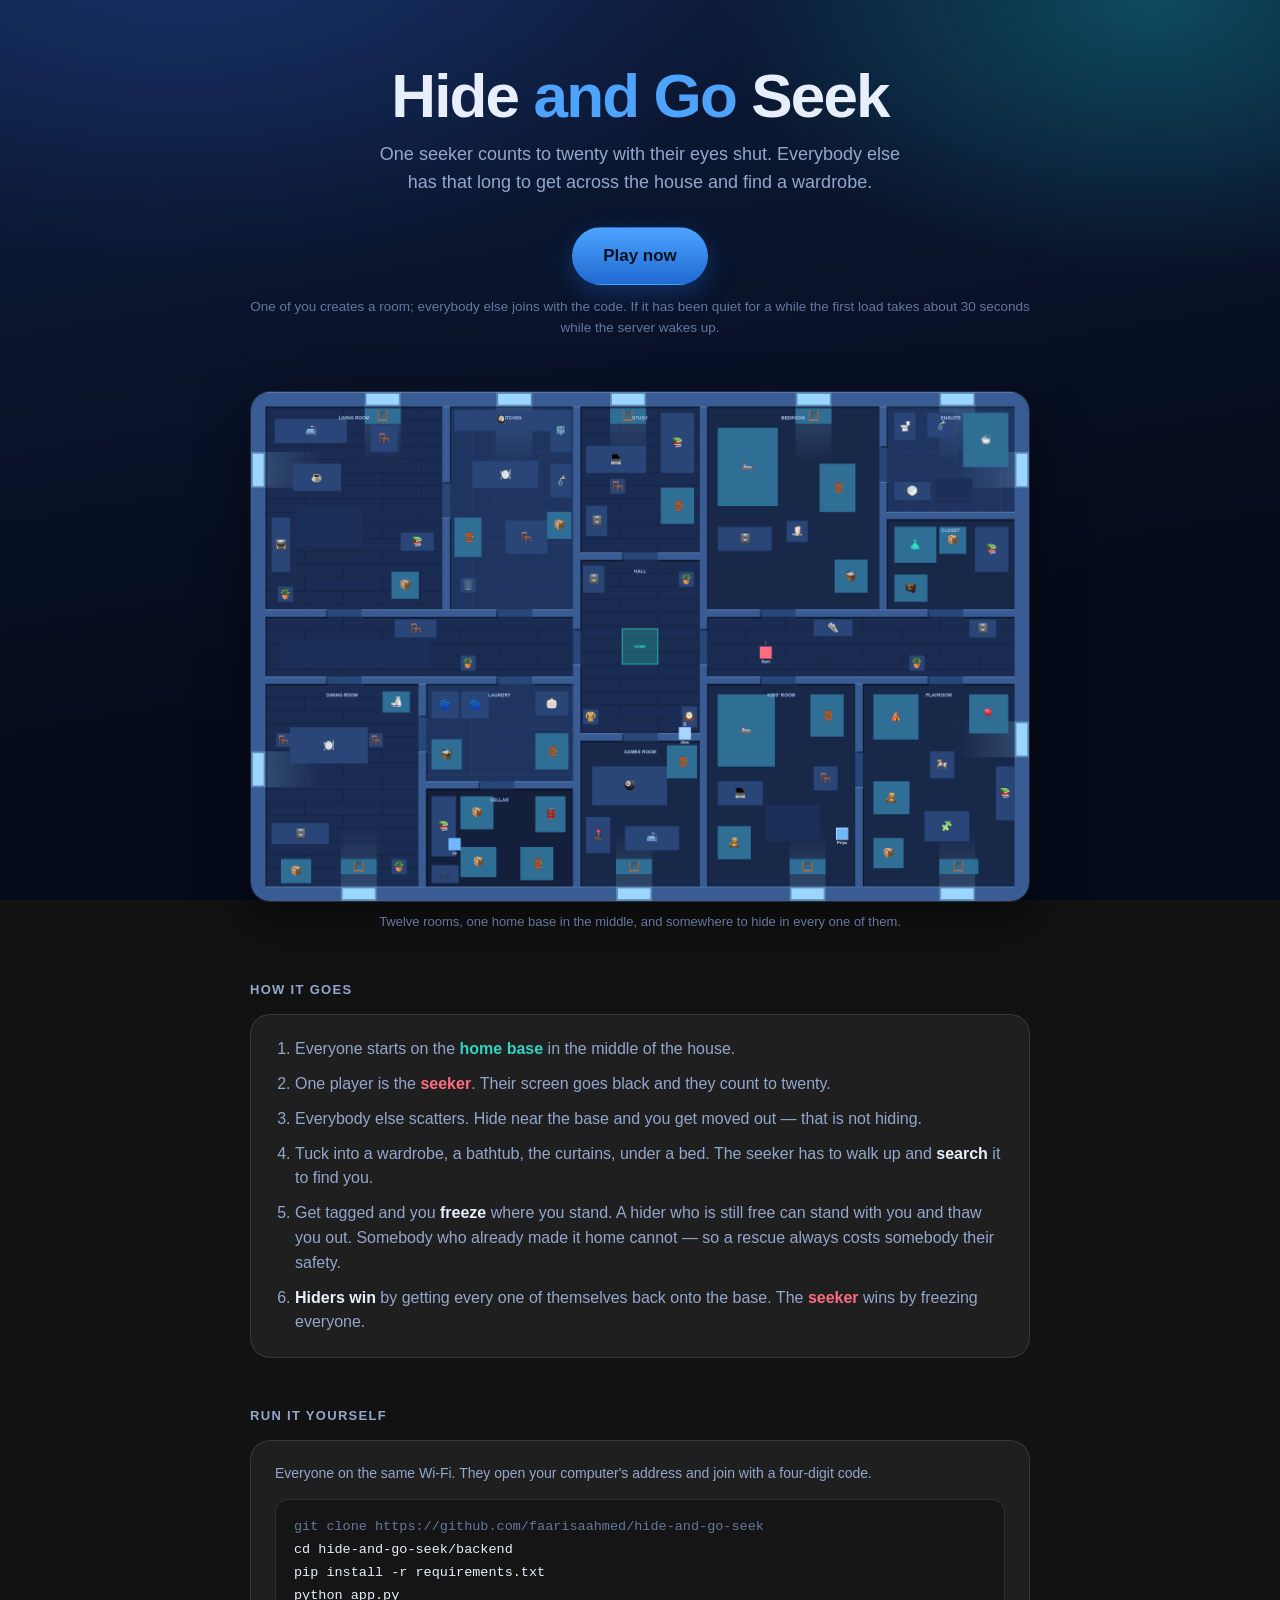
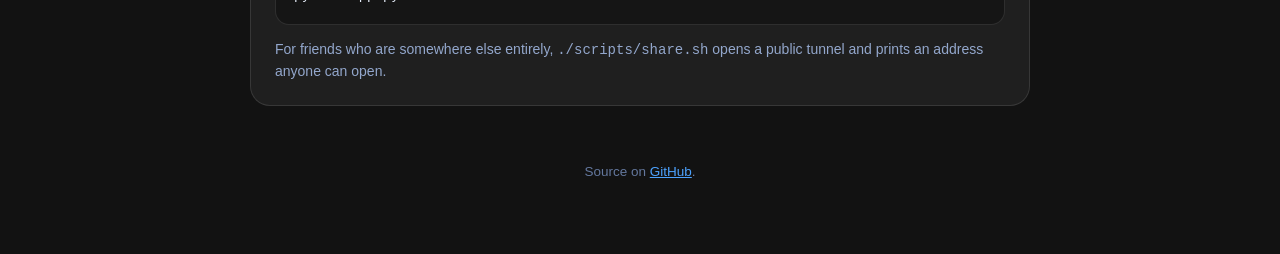
<file: docs/index.html>
<!DOCTYPE html>
<html lang="en">
<head>
<meta charset="UTF-8">
<meta name="viewport" content="width=device-width, initial-scale=1.0">
<meta name="color-scheme" content="dark">
<meta name="theme-color" content="#050b1a">

<title>Hide and Go Seek</title>
<meta name="description"
      content="A browser game of hide and seek in a twelve-room house. One seeker counts to twenty; everybody else has that long to find a wardrobe.">

<meta property="og:title" content="Hide and Go Seek">
<meta property="og:description"
      content="One seeker counts to twenty. Everybody else has that long to find a wardrobe.">
<meta property="og:image" content="preview.png">
<meta property="og:type" content="website">

<!--
  This page is a signpost, not the game.

  GitHub Pages only serves static files, and the game needs a Python
  server for its rooms, its sockets, and every decision about who is
  frozen or home. That runs elsewhere; this page points at it.

  One thing to edit when the address changes:
-->
<script>
  const GAME_URL = "https://hide-and-go-seek.onrender.com";
</script>

<style>
  :root {
      --bg-deep: #050b1a;
      --bg-lift: #0e1c3c;
      --surface: rgba(255, 255, 255, 0.055);
      --border: rgba(255, 255, 255, 0.11);
      --text: #e8effc;
      --text-dim: #93a7cc;
      --text-faint: #64789e;
      --accent: #4da3ff;
      --accent-deep: #1f6ad1;
      --accent-ink: #03101f;
      --safe: #2fd4c0;
      --danger: #ff6b81;
      --radius: 14px;
      --radius-lg: 20px;
      --font: -apple-system, BlinkMacSystemFont, "Segoe UI", Roboto,
              "Helvetica Neue", Arial, sans-serif;
      --font-mono: ui-monospace, "SF Mono", Menlo, Consolas, monospace;
  }

  *, *::before, *::after { box-sizing: border-box; }

  body {
      margin: 0;
      padding: 0 20px 72px;
      font-family: var(--font);
      color: var(--text);
      -webkit-font-smoothing: antialiased;
      line-height: 1.55;

      background:
          radial-gradient(1000px 600px at 15% -10%, #16336b 0%, transparent 60%),
          radial-gradient(800px 500px at 90% 0%, #0d4a5e 0%, transparent 55%),
          linear-gradient(170deg, var(--bg-lift), var(--bg-deep) 70%);
      background-attachment: fixed;
      min-height: 100vh;
  }

  main { max-width: 780px; margin: 0 auto; }

  header { text-align: center; padding: 64px 0 8px; }

  h1 {
      margin: 0;
      font-size: clamp(38px, 9vw, 62px);
      font-weight: 800;
      letter-spacing: -0.03em;
      line-height: 1.02;
  }
  h1 span { color: var(--accent); }

  .tagline {
      margin: 14px auto 0;
      max-width: 30em;
      font-size: clamp(15px, 2.4vw, 18px);
      color: var(--text-dim);
  }

  /* ===== Play ===== */

  .play-row { text-align: center; margin: 30px 0 10px; }

  .btn {
      display: inline-flex;
      align-items: center;
      gap: 10px;
      padding: 15px 30px;

      font-family: inherit;
      font-size: 17px;
      font-weight: 700;
      text-decoration: none;

      color: var(--accent-ink);
      background: linear-gradient(180deg, var(--accent), var(--accent-deep));
      border: 1px solid transparent;
      border-radius: 999px;
      box-shadow: 0 8px 24px rgba(31, 106, 209, 0.35);

      transition: transform 0.12s ease, box-shadow 0.15s ease;
  }
  .btn:hover { transform: translateY(-1px); box-shadow: 0 10px 30px rgba(31, 106, 209, 0.45); }
  .btn:active { transform: translateY(1px); }

  /* Shown instead when no game is deployed, so the page never hands out
     a link that goes nowhere. */
  .btn--dormant {
      color: var(--text-dim);
      background: var(--surface);
      border-color: var(--border);
      box-shadow: none;
      cursor: default;
  }
  .btn--dormant:hover { transform: none; box-shadow: none; }

  .play-note {
      margin: 12px 0 0;
      font-size: 13.5px;
      color: var(--text-faint);
  }

  /* ===== Preview ===== */

  figure { margin: 34px 0 0; }

  figure img {
      width: 100%;
      /* The width/height attributes on the tag are there to reserve the
         space before the image loads, but they also arrive as a
         presentational hint of height: 1054px. Without this the picture
         is drawn full width and full natural height at once, i.e. twice
         as tall as it should be. */
      height: auto;
      display: block;
      border: 1px solid var(--border);
      border-radius: var(--radius-lg);
      box-shadow: 0 18px 50px rgba(0, 0, 0, 0.5);
  }

  figcaption {
      margin-top: 10px;
      font-size: 13px;
      text-align: center;
      color: var(--text-faint);
  }

  /* ===== Sections ===== */

  section { margin-top: 48px; }

  h2 {
      margin: 0 0 14px;
      font-size: 13px;
      font-weight: 700;
      text-transform: uppercase;
      letter-spacing: 0.1em;
      color: var(--text-dim);
  }

  .card {
      background: var(--surface);
      border: 1px solid var(--border);
      border-radius: var(--radius-lg);
      padding: 22px 24px;
  }

  ol.rules { margin: 0; padding-left: 20px; }
  ol.rules li { margin-bottom: 10px; color: var(--text-dim); }
  ol.rules li:last-child { margin-bottom: 0; }
  ol.rules strong { color: var(--text); font-weight: 700; }
  .seek { color: var(--danger); font-weight: 700; }
  .safe { color: var(--safe); font-weight: 700; }

  pre {
      margin: 0;
      padding: 16px 18px;
      overflow-x: auto;

      font-family: var(--font-mono);
      font-size: 13.5px;
      line-height: 1.7;
      color: var(--text);

      background: rgba(0, 0, 0, 0.32);
      border: 1px solid var(--border);
      border-radius: var(--radius);
  }
  pre .c { color: var(--text-faint); }

  p.small { font-size: 14px; color: var(--text-dim); }
  p.small:first-child { margin-top: 0; }
  p.small:last-child { margin-bottom: 0; }

  a { color: var(--accent); }

  footer {
      margin-top: 56px;
      text-align: center;
      font-size: 13.5px;
      color: var(--text-faint);
  }
</style>
</head>

<body>
<main>
  <header>
    <h1>Hide <span>and Go</span> Seek</h1>
    <p class="tagline">
      One seeker counts to twenty with their eyes shut. Everybody else has
      that long to get across the house and find a wardrobe.
    </p>

    <div class="play-row">
      <a id="play" class="btn btn--dormant" href="#">Not running right now</a>
      <p class="play-note" id="playNote">
        The game needs a live server, so it is not always up.
        You can always run it yourself &mdash; see below.
      </p>
    </div>
  </header>

  <figure>
    <img src="preview.png" width="1612" height="1054"
         alt="Top-down view of the house: twelve furnished rooms around a
              corridor, with the cyan home base in the hall at the centre.
              The seeker is marked in red in the corridor, one hider is
              frozen, and two more are tucked into furniture.">
    <figcaption>
      Twelve rooms, one home base in the middle, and somewhere to hide in
      every one of them.
    </figcaption>
  </figure>

  <section>
    <h2>How it goes</h2>
    <div class="card">
      <ol class="rules">
        <li>Everyone starts on the <span class="safe">home base</span> in
            the middle of the house.</li>
        <li>One player is the <span class="seek">seeker</span>. Their screen
            goes black and they count to twenty.</li>
        <li>Everybody else scatters. Hide near the base and you get moved
            out &mdash; that is not hiding.</li>
        <li>Tuck into a wardrobe, a bathtub, the curtains, under a bed. The
            seeker has to walk up and <strong>search</strong> it to find you.</li>
        <li>Get tagged and you <strong>freeze</strong> where you stand. A
            hider who is still free can stand with you and thaw you out.
            Somebody who already made it home cannot &mdash; so a rescue
            always costs somebody their safety.</li>
        <li><strong>Hiders win</strong> by getting every one of themselves
            back onto the base. The <span class="seek">seeker</span> wins by
            freezing everyone.</li>
      </ol>
    </div>
  </section>

  <section>
    <h2>Run it yourself</h2>
    <div class="card">
      <p class="small">
        Everyone on the same Wi-Fi. They open your computer's address and
        join with a four-digit code.
      </p>
      <pre><span class="c">git clone https://github.com/faarisaahmed/hide-and-go-seek</span>
cd hide-and-go-seek/backend
pip install -r requirements.txt
python app.py</pre>
      <p class="small">
        For friends who are somewhere else entirely,
        <code>./scripts/share.sh</code> opens a public tunnel and prints an
        address anyone can open.
      </p>
    </div>
  </section>

  <footer>
    Source on <a href="https://github.com/faarisaahmed/hide-and-go-seek">GitHub</a>.
  </footer>
</main>

<script>
  // A play button that does nothing is worse than one that admits it.
  if (GAME_URL) {
      const play = document.getElementById("play");
      play.href = GAME_URL;
      play.textContent = "Play now";
      play.classList.remove("btn--dormant");
      // The host sleeps when nobody has played for a while, so the first
      // click in a quiet spell sits there for half a minute. Better to say
      // so than to have people think it is broken and give up.
      document.getElementById("playNote").textContent =
          "One of you creates a room; everybody else joins with the code. "
          + "If it has been quiet for a while the first load takes about "
          + "30 seconds while the server wakes up.";
  }
</script>
</body>
</html>
</file>
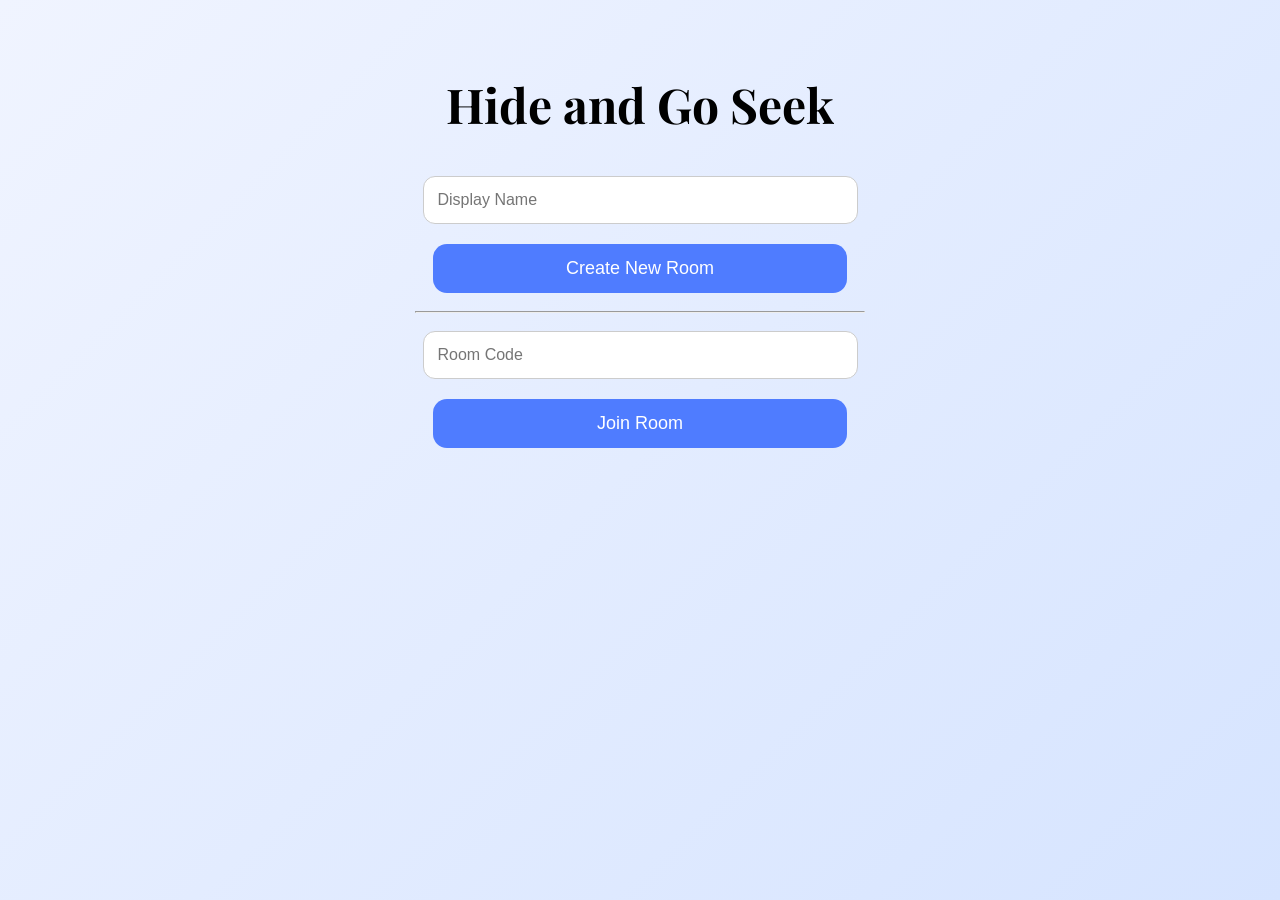
<file: frontend/index.html>
<!DOCTYPE html>
<html>
<head>
<meta charset="UTF-8">

<title>Hide and Go Seek</title>

<link href="https://fonts.googleapis.com/css2?family=Playfair+Display&display=swap" rel="stylesheet">
<link rel="stylesheet" href="style.css">
</head>

<body>

<div class="container">

<h1>Hide and Go Seek</h1>

<div id="menu">

<input id="displayName" placeholder="Display Name">

<button onclick="createRoom()">Create New Room</button>

<hr>

<input id="roomCodeInput" placeholder="Room Code">

<button onclick="joinRoom()">Join Room</button>

</div>

</div>

<script src="main.js"></script>

</body>
</html>
</file>
<file: frontend/style.css>
body {
    font-family: 'Playfair Display', serif;
    text-align: center;

    /* Soft gradient background */
    background: linear-gradient(135deg, #f0f4ff, #d6e4ff);

    min-height: 100vh;
    margin: 0;
}

/* Container */

.container {
    max-width: 450px;
    margin: auto;
    padding: 40px 20px;
}

/* Title */

h1 {
    font-size: 48px;
    margin-bottom: 30px;
}

/* Inputs */

input {
    width: 90%;
    padding: 14px;
    margin: 10px 0;

    border-radius: 12px;
    border: 1px solid #ccc;

    font-size: 16px;
}

/* Buttons */

button {
    width: 92%;
    padding: 14px;

    margin: 10px 0;

    font-size: 18px;

    border-radius: 14px;
    border: none;

    background: #4f7cff;
    color: white;

    cursor: pointer;

    transition: 0.2s ease;
}

button:hover {
    background: #6f97ff;
    transform: scale(1.02);
}

/* Home Button Special Style */

.home-btn {
    position: absolute;
    top: 15px;
    left: 15px;

    width: auto;
    padding: 8px 16px;

    font-size: 14px;

    background: #ff6b6b;
}

.home-btn:hover {
    background: #ff8787;
}

/* Player list */

ul {
    list-style: none;
    padding: 0;
}

li {
    padding: 8px;
    font-size: 18px;
}

.emoji-box {
    background: white;
    padding: 15px;
    border-radius: 14px;
    margin-top: 15px;
}

.emoji-option {
    font-size: 28px;
    padding: 8px;
    cursor: pointer;
    display: inline-block;
}

#messageBox {
    color: rgb(233, 32, 32);
    font-weight: bold;
    margin-top: 10px;
}

.chat-box {
    height: 150px;
    overflow-y: auto;
    background: white;
    border-radius: 12px;
    padding: 10px;
    margin-top: 20px;
    text-align: left;
}

.chat-container {
    position: fixed;
    bottom: 0;
    left: 0;

    width: 100%;
    background: rgba(255,255,255,0.9);

    padding: 12px;

    box-shadow: 0 -2px 10px rgba(0,0,0,0.1);
}

.chat-box {
    height: 120px;
    overflow-y: auto;

    background: white;
    border-radius: 10px;

    padding: 10px;

    text-align: left;
    margin-bottom: 8px;
}
</file>
